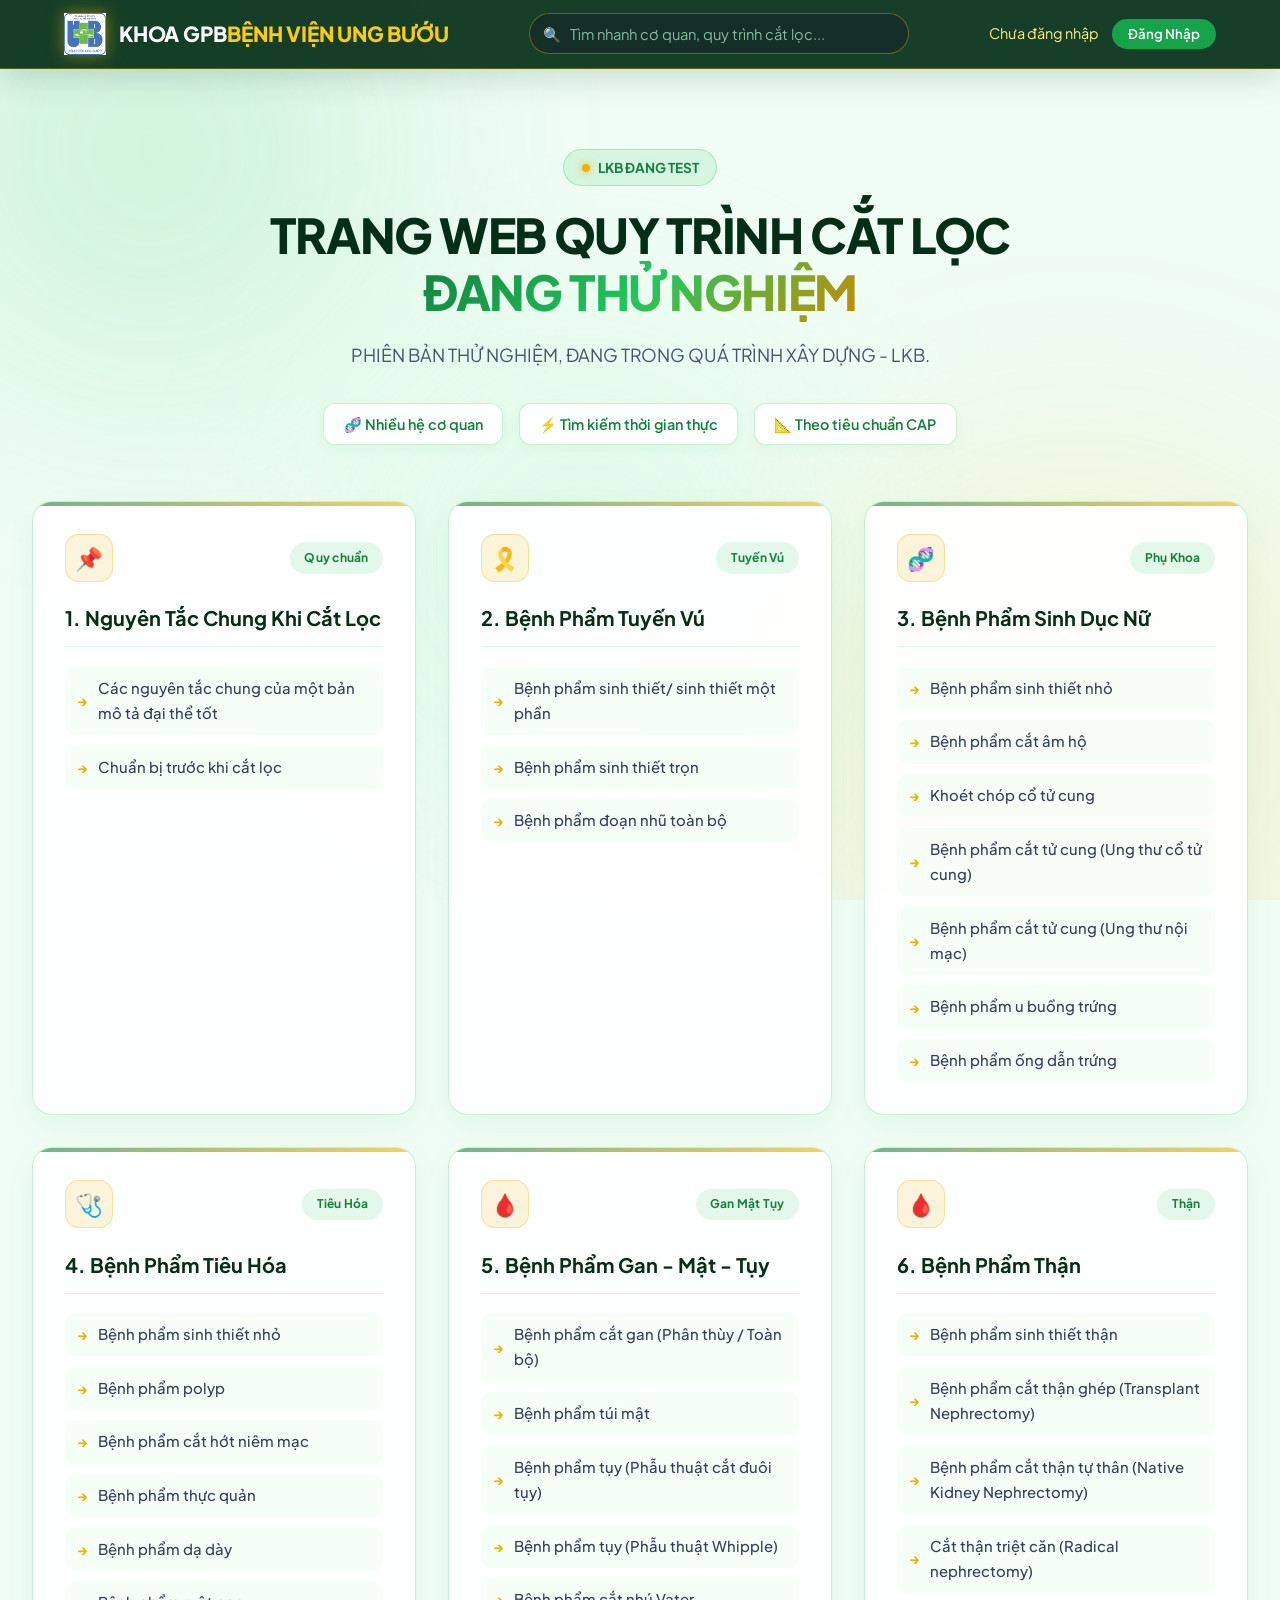
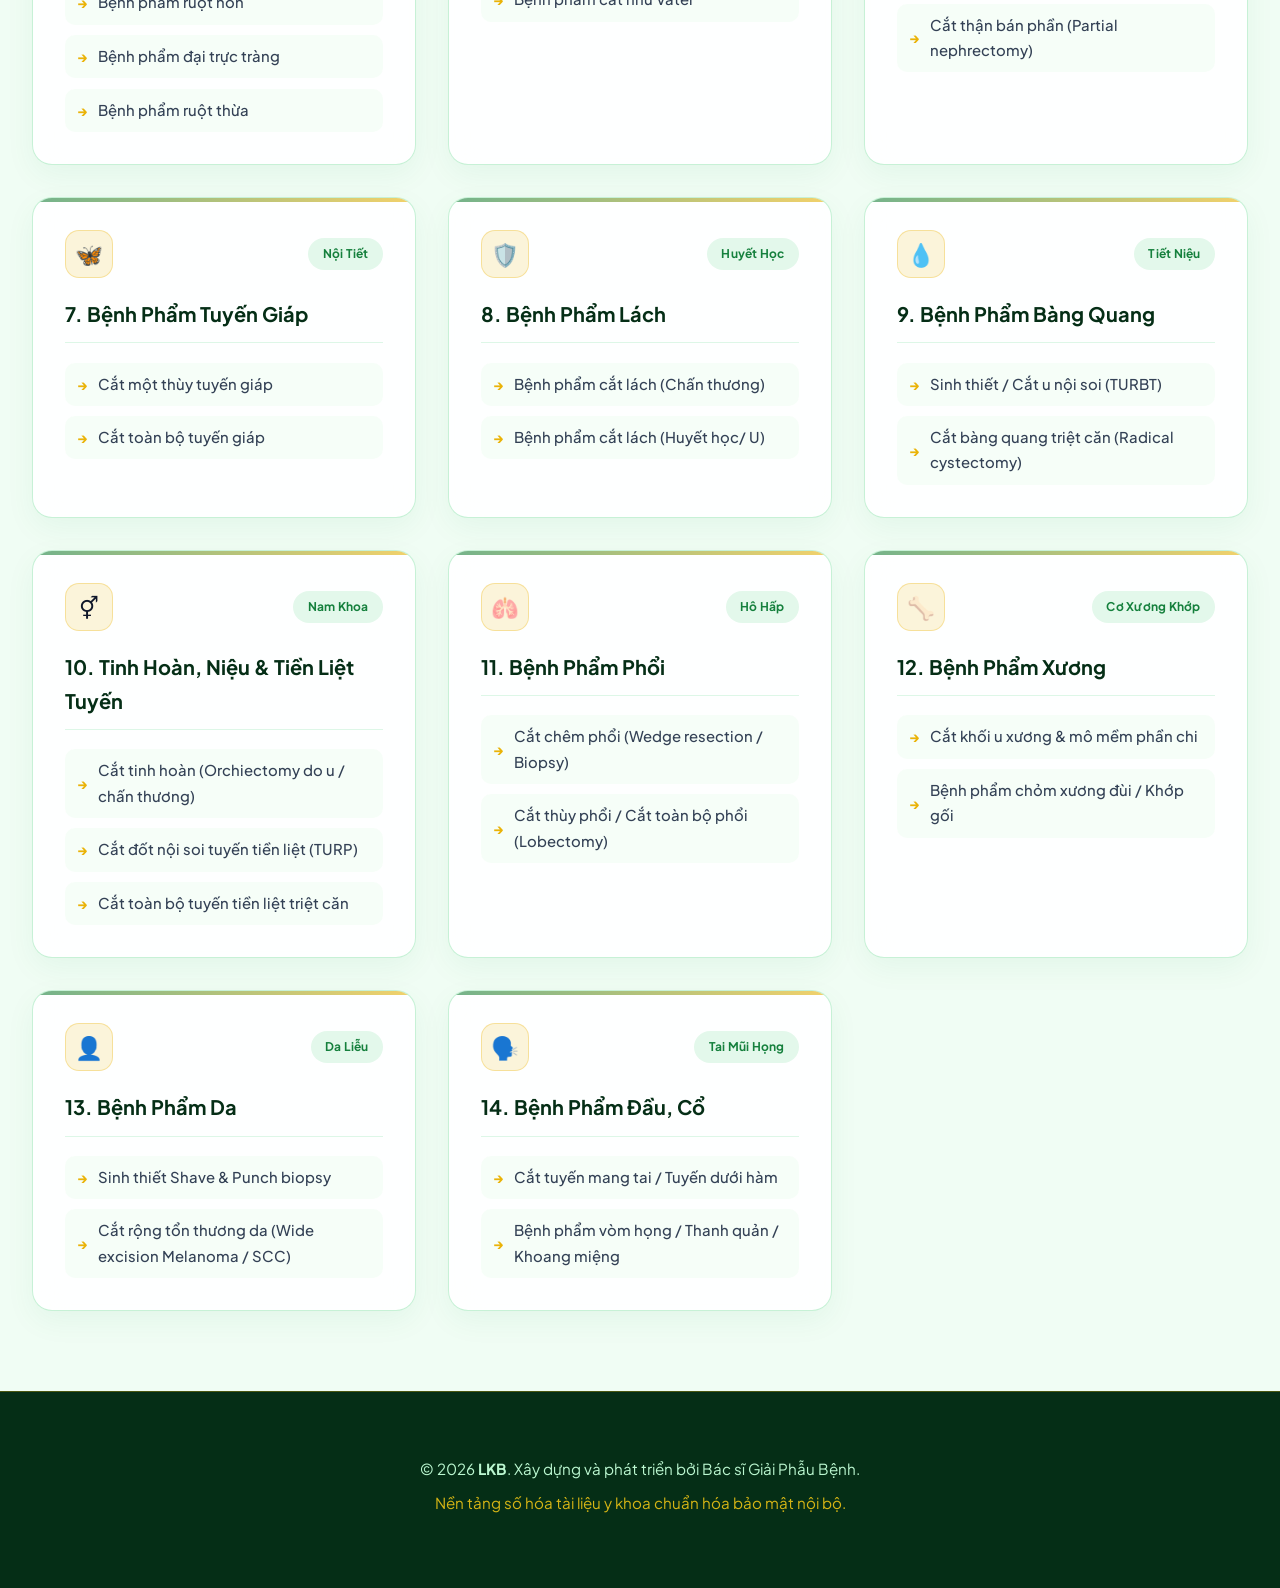
<file: index.html>
<!DOCTYPE html>
<html lang="vi">
<head>
    <meta charset="UTF-8">
    <meta name="viewport" content="width=device-width, initial-scale=1.0">
    <title>KHOA GIẢI PHẪU BỆNH - THỬ NGHIỆM NỘI NỘ</title>
    <!-- Google Fonts -->
    <link rel="preconnect" href="https://fonts.googleapis.com">
    <link rel="preconnect" href="https://fonts.gstatic.com" crossorigin>
    <link href="https://fonts.googleapis.com/css2?family=Plus+Jakarta+Sans:wght@400;500;600;700;800&display=swap" rel="stylesheet">
    <!-- File CSS chính -->
    <link rel="stylesheet" href="style.css">
</head>
<body>

    <!-- Hiệu ứng ánh sáng nền động -->
    <div class="aurora-bg">
        <div class="aurora-shape shape-1"></div>
        <div class="aurora-shape shape-2"></div>
        <div class="aurora-shape shape-3"></div>
    </div>

    <!-- Thanh điều hướng kính mờ kèm Logo Ung Bướu -->
    <nav class="navbar">
        <div class="logo">
            <img src="hinh-anh/logoungbuou.jpg" alt="Logo Ung Bướu" class="logo-img">
            <span class="logo-text">KHOA GPB<span class="logo-highlight">BỆNH VIỆN UNG BƯỚU</span></span>
        </div>
        <!-- Thanh tìm kiếm -->
        <div class="nav-search-container">
            <span class="search-icon">🔍</span>
            <input type="text" id="searchInput" onkeyup="filterOrgans()" placeholder="Tìm nhanh cơ quan, quy trình cắt lọc...">
        </div>

        <!-- Nút Đăng nhập / Quản trị -->
        <div class="nav-auth">
            <span id="userStatus" style="font-size: 0.9rem; color: #fef08a; margin-right: 10px;">Chưa đăng nhập</span>
            <button onclick="openAuthModal()" id="authBtn" style="background: #16a34a; color: white; border: none; padding: 0.4rem 1rem; border-radius: 20px; font-weight: 600; cursor: pointer;">Đăng Nhập</button>
        </div>
    </nav>

    <!-- Header Hero -->
    <header class="hero">
        <div class="hero-tag">
            <span class="pulse-dot"></span> LKB ĐANG TEST
        </div>
        <h1>TRANG WEB QUY TRÌNH CẮT LỌC <br><span class="gradient-text">ĐANG THỬ NGHIỆM</span></h1>
        <p class="hero-desc">PHIÊN BẢN THỬ NGHIỆM, ĐANG TRONG QUÁ TRÌNH XÂY DỰNG - LKB.</p>
        
        <div class="hero-pills">
            <div class="pill">🧬 Nhiều hệ cơ quan</div>
            <div class="pill">⚡ Tìm kiếm thời gian thực</div>
            <div class="pill">📐 Theo tiêu chuẩn CAP</div>
        </div>
    </header>

    <!-- Lưới danh mục 14 hệ cơ quan -->
    <main class="container">
        <div class="organ-grid" id="organGrid">

            <!-- 1. Nguyên tắc chung -->
            <div class="organ-card-group">
                <div class="card-header"><div class="icon-box">📌</div><span class="card-tag">Quy chuẩn</span></div>
                <h3>1. Nguyên Tắc Chung Khi Cắt Lọc</h3>
                <ul class="sub-link-list">
                    <li><a href="bai-viet/nguyen-tac-chung.html"><span class="arrow">→</span> Các nguyên tắc chung của một bản mô tả đại thể tốt </a></li>
                    <li><a href="bai-viet/danh-dau-muc-tau.html"><span class="arrow">→</span> Chuẩn bị trước khi cắt lọc</a></li>
    
                </ul>
            </div>

            <!-- 2. Tuyến vú -->
            <div class="organ-card-group">
                <div class="card-header"><div class="icon-box">🎗️</div><span class="card-tag">Tuyến Vú</span></div>
                <h3>2. Bệnh Phẩm Tuyến Vú</h3>
                <ul class="sub-link-list">
                    <li><a href="bai-viet/vu-sinh-thiet.html"><span class="arrow">→</span> Bệnh phẩm sinh thiết/ sinh thiết một phần</a></li>
                    <li><a href="bai-viet/vu-bao-ton.html"><span class="arrow">→</span> Bệnh phẩm sinh thiết trọn </a></li>
                    <li><a href="bai-viet/vu-cat-tron.html"><span class="arrow">→</span> Bệnh phẩm đoạn nhũ toàn bộ</a></li>
                </ul>
            </div>

            <!-- 3. Sinh dục nữ -->
            <div class="organ-card-group">
                <div class="card-header"><div class="icon-box">🧬</div><span class="card-tag">Phụ Khoa</span></div>
                <h3>3. Bệnh Phẩm Sinh Dục Nữ</h3>
                <ul class="sub-link-list">
                    <li><a href="bai-viet/sinhthietnhotucung.html"><span class="arrow">→</span> Bệnh phẩm sinh thiết nhỏ</a></li>
                    <li><a href="bai-viet/amhotucung.html"><span class="arrow">→</span> Bệnh phẩm cắt âm hộ</a></li>
                    <li><a href="bai-viet/tc-khoet-chop.html"><span class="arrow">→</span> Khoét chóp cổ tử cung</a></li>
                    <li><a href="bai-viet/ungthuco.html"><span class="arrow">→</span> Bệnh phẩm cắt tử cung (Ung thư cổ tử cung)</a></li>
                     <li><a href="bai-viet/ungthunoimac"><span class="arrow">→</span> Bệnh phẩm cắt tử cung (Ung thư nội mạc)</a></li>
                    <li><a href="bai-viet/tc-buong-trung.html"><span class="arrow">→</span> Bệnh phẩm u buồng trứng</a></li>
                    <li><a href="bai-viet/ongdantrung.html"><span class="arrow">→</span> Bệnh phẩm ống dẫn trứng</a></li>
                </ul>
            </div>

            <!-- 4. Tiêu hóa -->
            <div class="organ-card-group">
                <div class="card-header"><div class="icon-box">🩺</div><span class="card-tag">Tiêu Hóa</span></div>
                <h3>4. Bệnh Phẩm Tiêu Hóa</h3>
                <ul class="sub-link-list">
                    <li><a href="bai-viet/sinhthiettieuhoa.html"><span class="arrow">→</span> Bệnh phẩm sinh thiết nhỏ</a></li>
                    <li><a href="bai-viet/polyptieuhoa.html"><span class="arrow">→</span> Bệnh phẩm polyp</a></li>
                    <li><a href="bai-viet/cathottieuhoa.html"><span class="arrow">→</span> Bệnh phẩm cắt hớt niêm mạc</a></li>
                    <li><a href="bai-viet/thuc-quan.html"><span class="arrow">→</span> Bệnh phẩm thực quản</a></li>
                    <li><a href="bai-viet/da-day.html"><span class="arrow">→</span> Bệnh phẩm dạ dày</a></li>
                    <li><a href="bai-viet/ruotnon.html"><span class="arrow">→</span> Bệnh phẩm ruột non</a></li>
                    <li><a href="bai-viet/dai-trang.html"><span class="arrow">→</span> Bệnh phẩm đại trực tràng</a></li>
                    <li><a href="bai-viet/ruotthua.html"><span class="arrow">→</span> Bệnh phẩm ruột thừa</a></li>
                </ul>
            </div>

            <!-- 5. Gan - Mật - Tụy -->
            <div class="organ-card-group">
                <div class="card-header"><div class="icon-box">🩸</div><span class="card-tag">Gan Mật Tụy</span></div>
                <h3>5. Bệnh Phẩm Gan - Mật - Tụy</h3>
                <ul class="sub-link-list">
                    <li><a href="bai-viet/gan.html"><span class="arrow">→</span> Bệnh phẩm cắt gan (Phân thùy / Toàn bộ)</a></li>
                    <li><a href="bai-viet/tui-mat.html"><span class="arrow">→</span> Bệnh phẩm túi mật </a></li>
                    <li><a href="bai-viet/duoituy.html"><span class="arrow">→</span> Bệnh phẩm tụy (Phẫu thuật cắt đuôi tụy)</a></li>
                    <li><a href="bai-viet/tuy.html"><span class="arrow">→</span> Bệnh phẩm tụy (Phẫu thuật Whipple)</a></li>
                    <li><a href="bai-viet/tuyvanter.html"><span class="arrow">→</span> Bệnh phẩm cắt nhú Vater</a></li>
                </ul>
            </div>

            <!-- 6. Thận -->
            <div class="organ-card-group">
                <div class="card-header"><div class="icon-box">🩸</div><span class="card-tag">Thận</span></div>
                <h3>6. Bệnh Phẩm Thận</h3>
                <ul class="sub-link-list">
                    <li><a href="bai-viet/thansinhthiet.html"><span class="arrow">→</span> Bệnh phẩm sinh thiết thận</a></li>
                    <li><a href="bai-viet/thanghep.html"><span class="arrow">→</span> Bệnh phẩm cắt thận ghép (Transplant Nephrectomy)</a></li>
                    <li><a href="bai-viet/thantuthan.html"><span class="arrow">→</span> Bệnh phẩm cắt thận tự thân (Native Kidney Nephrectomy)</a></li>
                    <li><a href="bai-viet/than-cat-tron.html"><span class="arrow">→</span> Cắt thận triệt căn (Radical nephrectomy)</a></li>
                    <li><a href="bai-viet/than-bao-ton.html"><span class="arrow">→</span> Cắt thận bán phần (Partial nephrectomy)</a></li>
                </ul>
            </div>

            <!-- 7. Tuyến giáp -->
            <div class="organ-card-group">
                <div class="card-header"><div class="icon-box">🦋</div><span class="card-tag">Nội Tiết</span></div>
                <h3>7. Bệnh Phẩm Tuyến Giáp</h3>
                <ul class="sub-link-list">
                    <li><a href="bai-viet/giap-thuy.html"><span class="arrow">→</span> Cắt một thùy tuyến giáp</a></li>
                    <li><a href="bai-viet/giap-toan-bo.html"><span class="arrow">→</span> Cắt toàn bộ tuyến giáp</a></li>
                </ul>
            </div>

            <!-- 8. Lách -->
            <div class="organ-card-group">
                <div class="card-header"><div class="icon-box">🛡️</div><span class="card-tag">Huyết Học</span></div>
                <h3>8. Bệnh Phẩm Lách</h3>
                <ul class="sub-link-list">
                    <li><a href="bai-viet/lach.html"><span class="arrow">→</span> Bệnh phẩm cắt lách (Chấn thương)</a></li>
                    <li><a href="bai-viet/lach.html"><span class="arrow">→</span> Bệnh phẩm cắt lách (Huyết học/ U)</a></li>
                </ul>
            </div>

            <!-- 9. Bàng quang -->
            <div class="organ-card-group">
                <div class="card-header"><div class="icon-box">💧</div><span class="card-tag">Tiết Niệu</span></div>
                <h3>9. Bệnh Phẩm Bàng Quang</h3>
                <ul class="sub-link-list">
                    <li><a href="bai-viet/bang-quang-turbt.html"><span class="arrow">→</span> Sinh thiết / Cắt u nội soi (TURBT)</a></li>
                    <li><a href="bai-viet/bang-quang-triet-can.html"><span class="arrow">→</span> Cắt bàng quang triệt căn (Radical cystectomy)</a></li>
                </ul>
            </div>

            <!-- 10. Tinh hoàn, niệu, tuyến tiền liệt -->
            <div class="organ-card-group">
                <div class="card-header"><div class="icon-box">⚥</div><span class="card-tag">Nam Khoa</span></div>
                <h3>10. Tinh Hoàn, Niệu & Tiền Liệt Tuyến</h3>
                <ul class="sub-link-list">
                    <li><a href="bai-viet/tinh-hoan.html"><span class="arrow">→</span> Cắt tinh hoàn (Orchiectomy do u / chấn thương)</a></li>
                    <li><a href="bai-viet/tpt-turp.html"><span class="arrow">→</span> Cắt đốt nội soi tuyến tiền liệt (TURP)</a></li>
                    <li><a href="bai-viet/tpt-triet-can.html"><span class="arrow">→</span> Cắt toàn bộ tuyến tiền liệt triệt căn</a></li>
                </ul>
            </div>

            <!-- 11. Phổi -->
            <div class="organ-card-group">
                <div class="card-header"><div class="icon-box">🫁</div><span class="card-tag">Hô Hấp</span></div>
                <h3>11. Bệnh Phẩm Phổi</h3>
                <ul class="sub-link-list">
                    <li><a href="bai-viet/phoi-wedge.html"><span class="arrow">→</span> Cắt chêm phổi (Wedge resection / Biopsy)</a></li>
                    <li><a href="bai-viet/phoi-lobectomy.html"><span class="arrow">→</span> Cắt thùy phổi / Cắt toàn bộ phổi (Lobectomy)</a></li>
                </ul>
            </div>

            <!-- 12. Xương -->
            <div class="organ-card-group">
                <div class="card-header"><div class="icon-box">🦴</div><span class="card-tag">Cơ Xương Khớp</span></div>
                <h3>12. Bệnh Phẩm Xương</h3>
                <ul class="sub-link-list">
                    <li><a href="bai-viet/xuong-u.html"><span class="arrow">→</span> Cắt khối u xương & mô mềm phần chi</a></li>
                    <li><a href="bai-viet/xuong-khop.html"><span class="arrow">→</span> Bệnh phẩm chỏm xương đùi / Khớp gối</a></li>
                </ul>
            </div>

            <!-- 13. Da -->
            <div class="organ-card-group">
                <div class="card-header"><div class="icon-box">👤</div><span class="card-tag">Da Liễu</span></div>
                <h3>13. Bệnh Phẩm Da</h3>
                <ul class="sub-link-list">
                    <li><a href="bai-viet/da-shave-punch.html"><span class="arrow">→</span> Sinh thiết Shave & Punch biopsy</a></li>
                    <li><a href="bai-viet/da-excise.html"><span class="arrow">→</span> Cắt rộng tổn thương da (Wide excision Melanoma / SCC)</a></li>
                </ul>
            </div>

            <!-- 14. Đầu cổ -->
            <div class="organ-card-group">
                <div class="card-header"><div class="icon-box">🗣️</div><span class="card-tag">Tai Mũi Họng</span></div>
                <h3>14. Bệnh Phẩm Đầu, Cổ</h3>
                <ul class="sub-link-list">
                    <li><a href="bai-viet/dau-co-tuyen-mang-tai.html"><span class="arrow">→</span> Cắt tuyến mang tai / Tuyến dưới hàm</a></li>
                    <li><a href="bai-viet/dau-co-vong-mieng.html"><span class="arrow">→</span> Bệnh phẩm vòm họng / Thanh quản / Khoang miệng</a></li>
                </ul>
            </div>

        </div>
    </main>

    <!-- Footer -->
    <footer>
        <div class="footer-content">
            <p>&copy; 2026 <strong>LKB</strong>. Xây dựng và phát triển bởi Bác sĩ Giải Phẫu Bệnh.</p>
            <p class="footer-sub">Nền tảng số hóa tài liệu y khoa chuẩn hóa bảo mật nội bộ.</p>
        </div>
    </footer>

    <!-- Script Tìm kiếm -->
    <script>
        function filterOrgans() {
            let input = document.getElementById('searchInput').value.toLowerCase().trim();
            let groups = document.getElementsByClassName('organ-card-group');
            
            for (let i = 0; i < groups.length; i++) {
                let text = groups[i].innerText.toLowerCase();
                if (text.includes(input)) {
                    groups[i].style.display = "flex";
                    groups[i].style.animation = "fadeInScale 0.4s cubic-bezier(0.16, 1, 0.3, 1) forwards";
                } else {
                    groups[i].style.display = "none";
                }
            }
        }
    </script>
<!-- Modal Đăng Nhập / Chặn Truy Cập -->
<div id="authModal" class="modal-overlay" style="display: none;">
    <div class="modal-content">
        <div class="modal-header">
            <span class="modal-icon">🔒</span>
            <h3>Đăng Nhập Hệ Thống</h3>
        </div>
        <p id="modalMessage">Bạn cần đăng nhập tài khoản chuyên môn để truy cập cẩm nang này.</p>
        
        <div class="auth-form" id="loginFormSection">
            <!-- Ô nhập Tên đăng nhập / Email -->
            <div class="input-group">
                <label>Email hoặc Mã Bác Sĩ</label>
                <input type="text" id="loginUsername" placeholder="Ví dụ: dr.hung@pathology.vn">
            </div>
            
            <!-- Ô nhập Mật khẩu (QUAN TRỌNG: Phải khớp id với file auth.js) -->
            <div class="input-group">
                <label>Mật Khẩu</label>
                <input type="password" id="loginPassword" placeholder="••••••••">
            </div>

            <div class="modal-actions">
                <button type="button" class="btn-secondary" onclick="closeAuthModal()">Hủy</button>
                <button type="button" class="btn-primary" onclick="handleLogin()">Đăng Nhập</button>
            </div>
        </div>
    </div>
</div>
<script src="auth.js"></script>
</body>
</html>
</file>
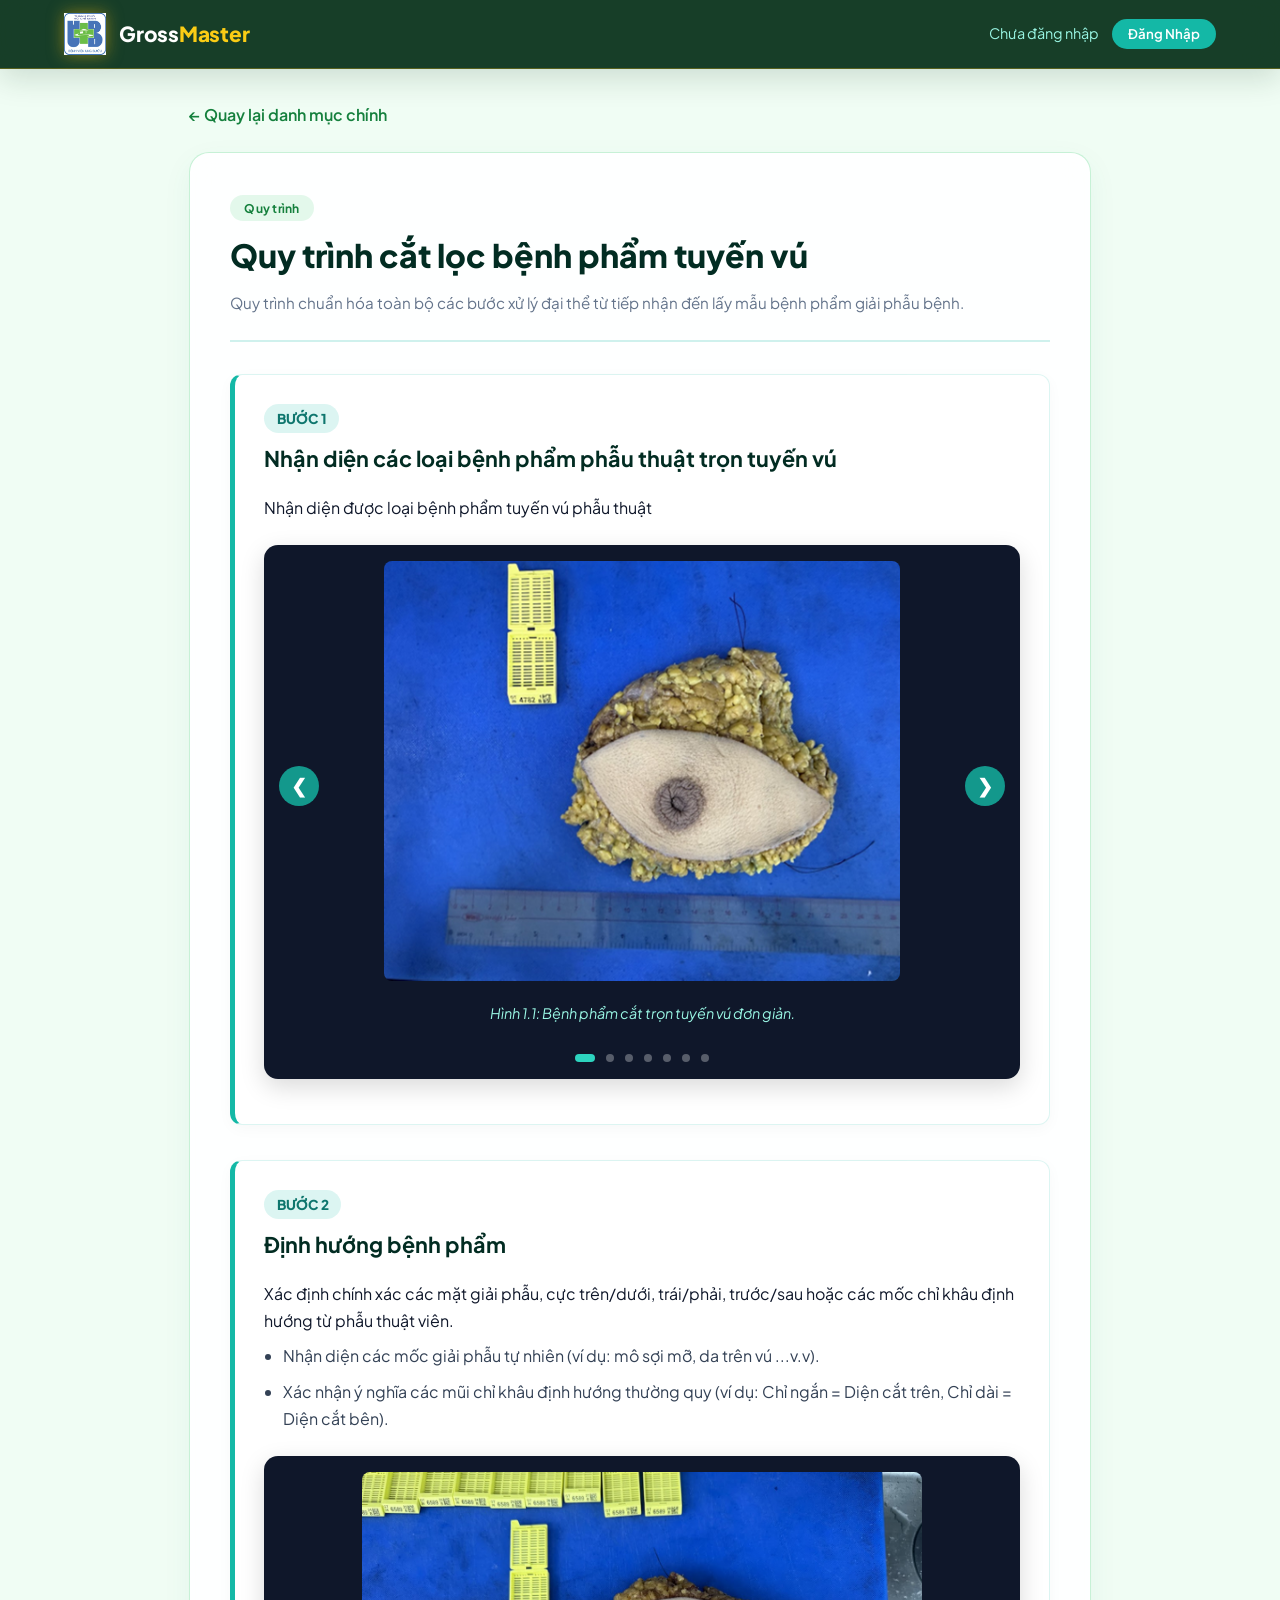
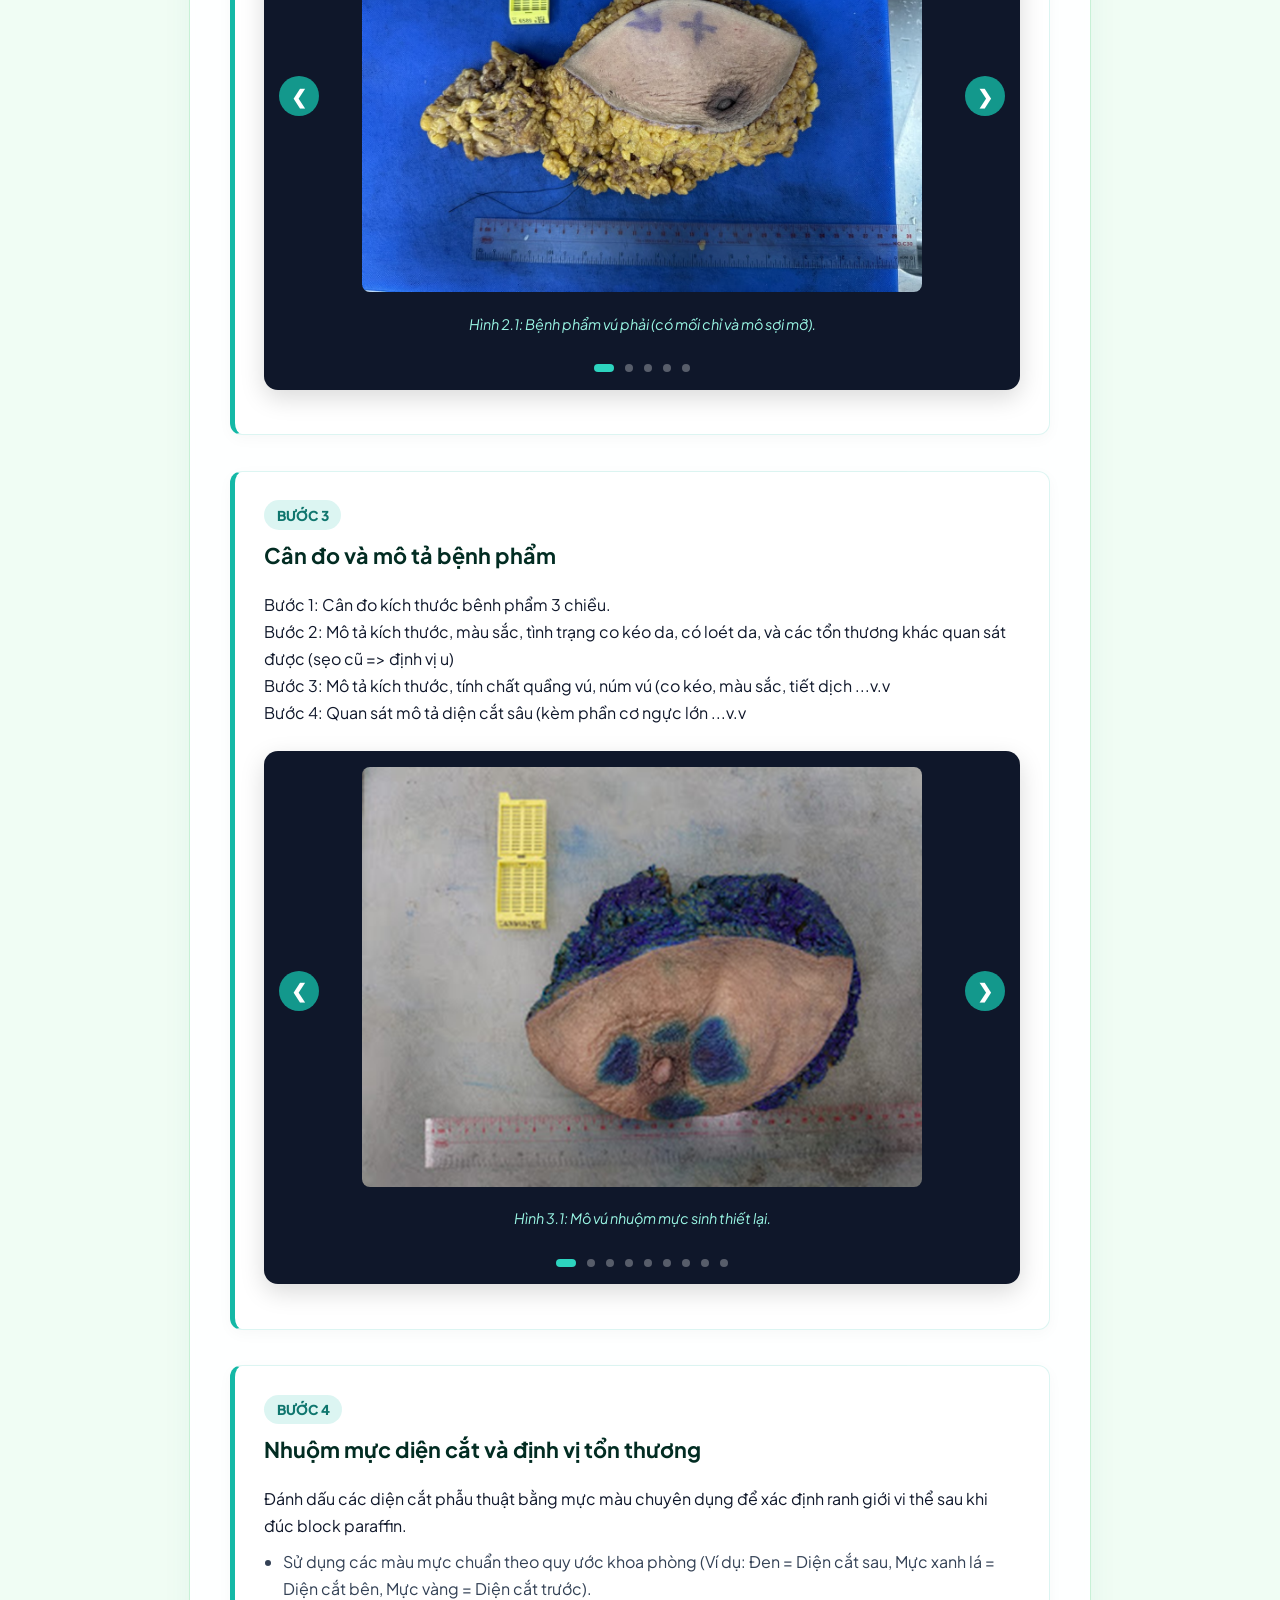
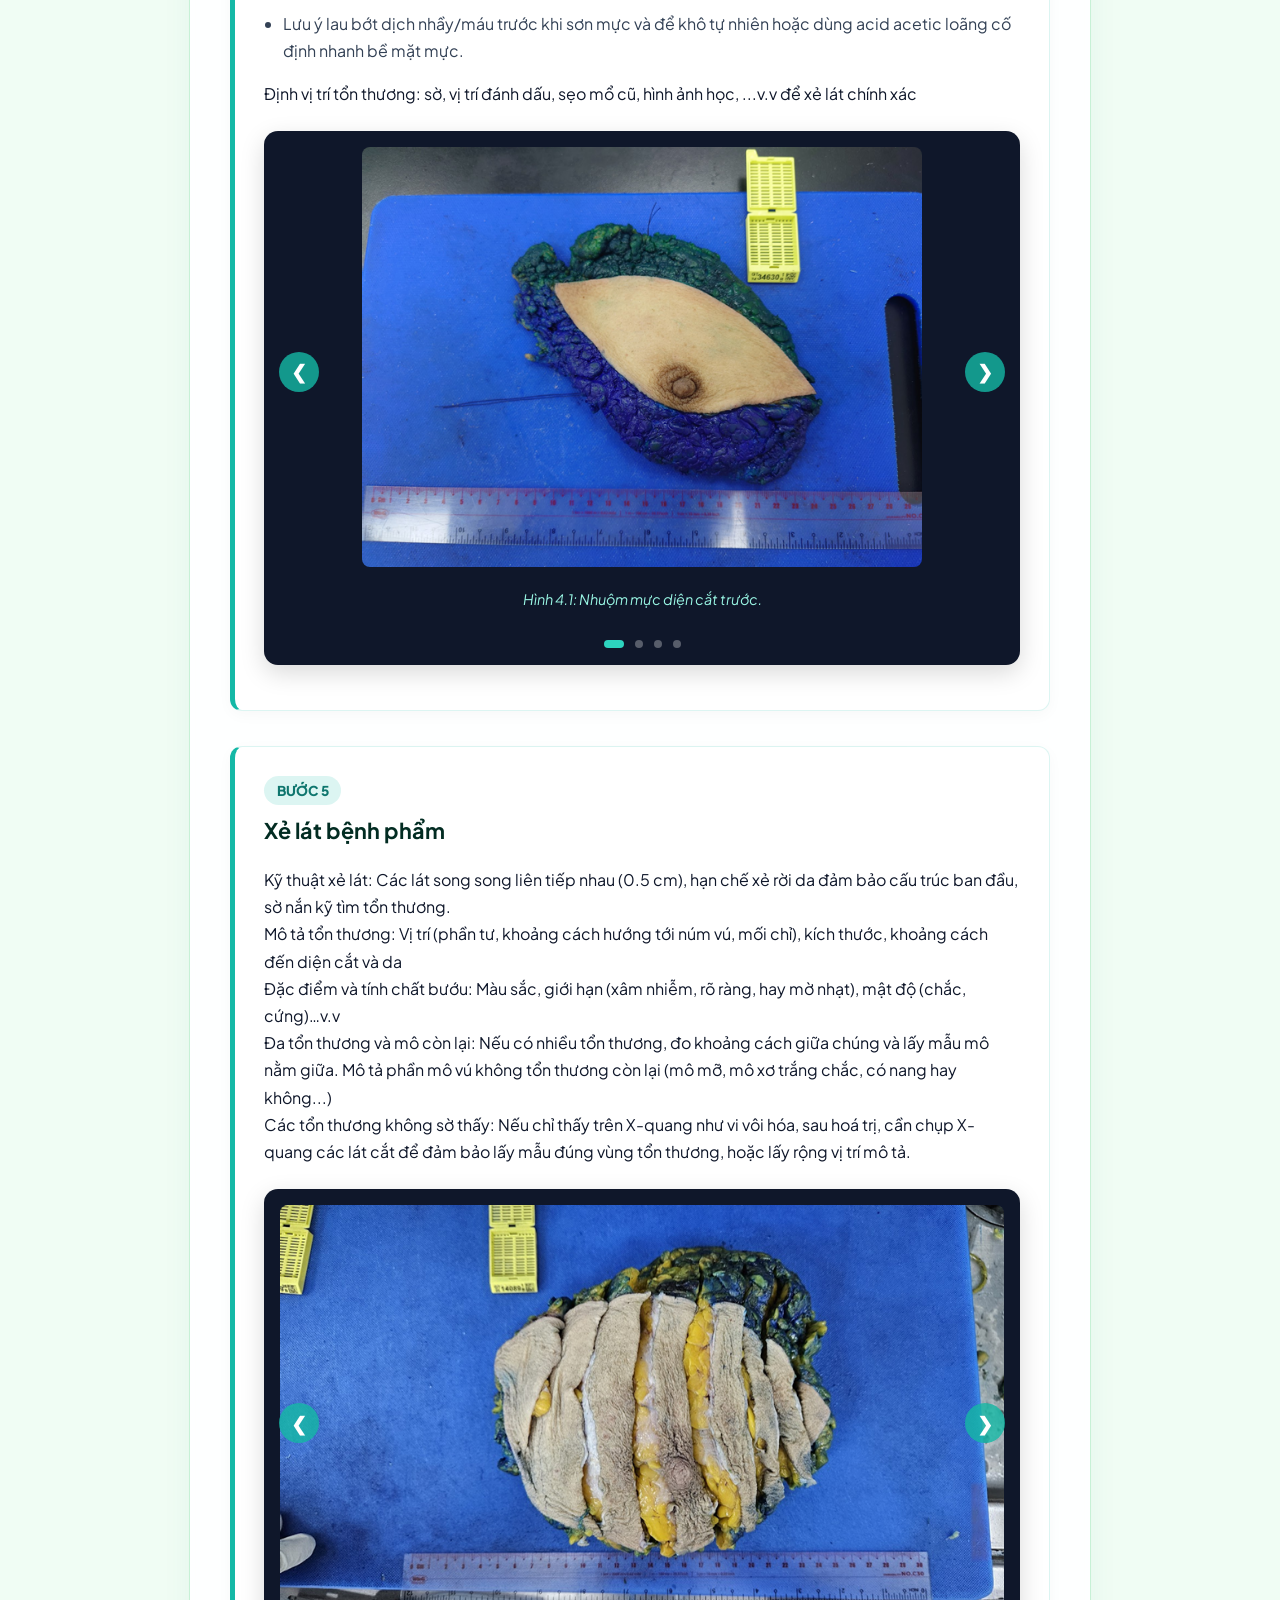
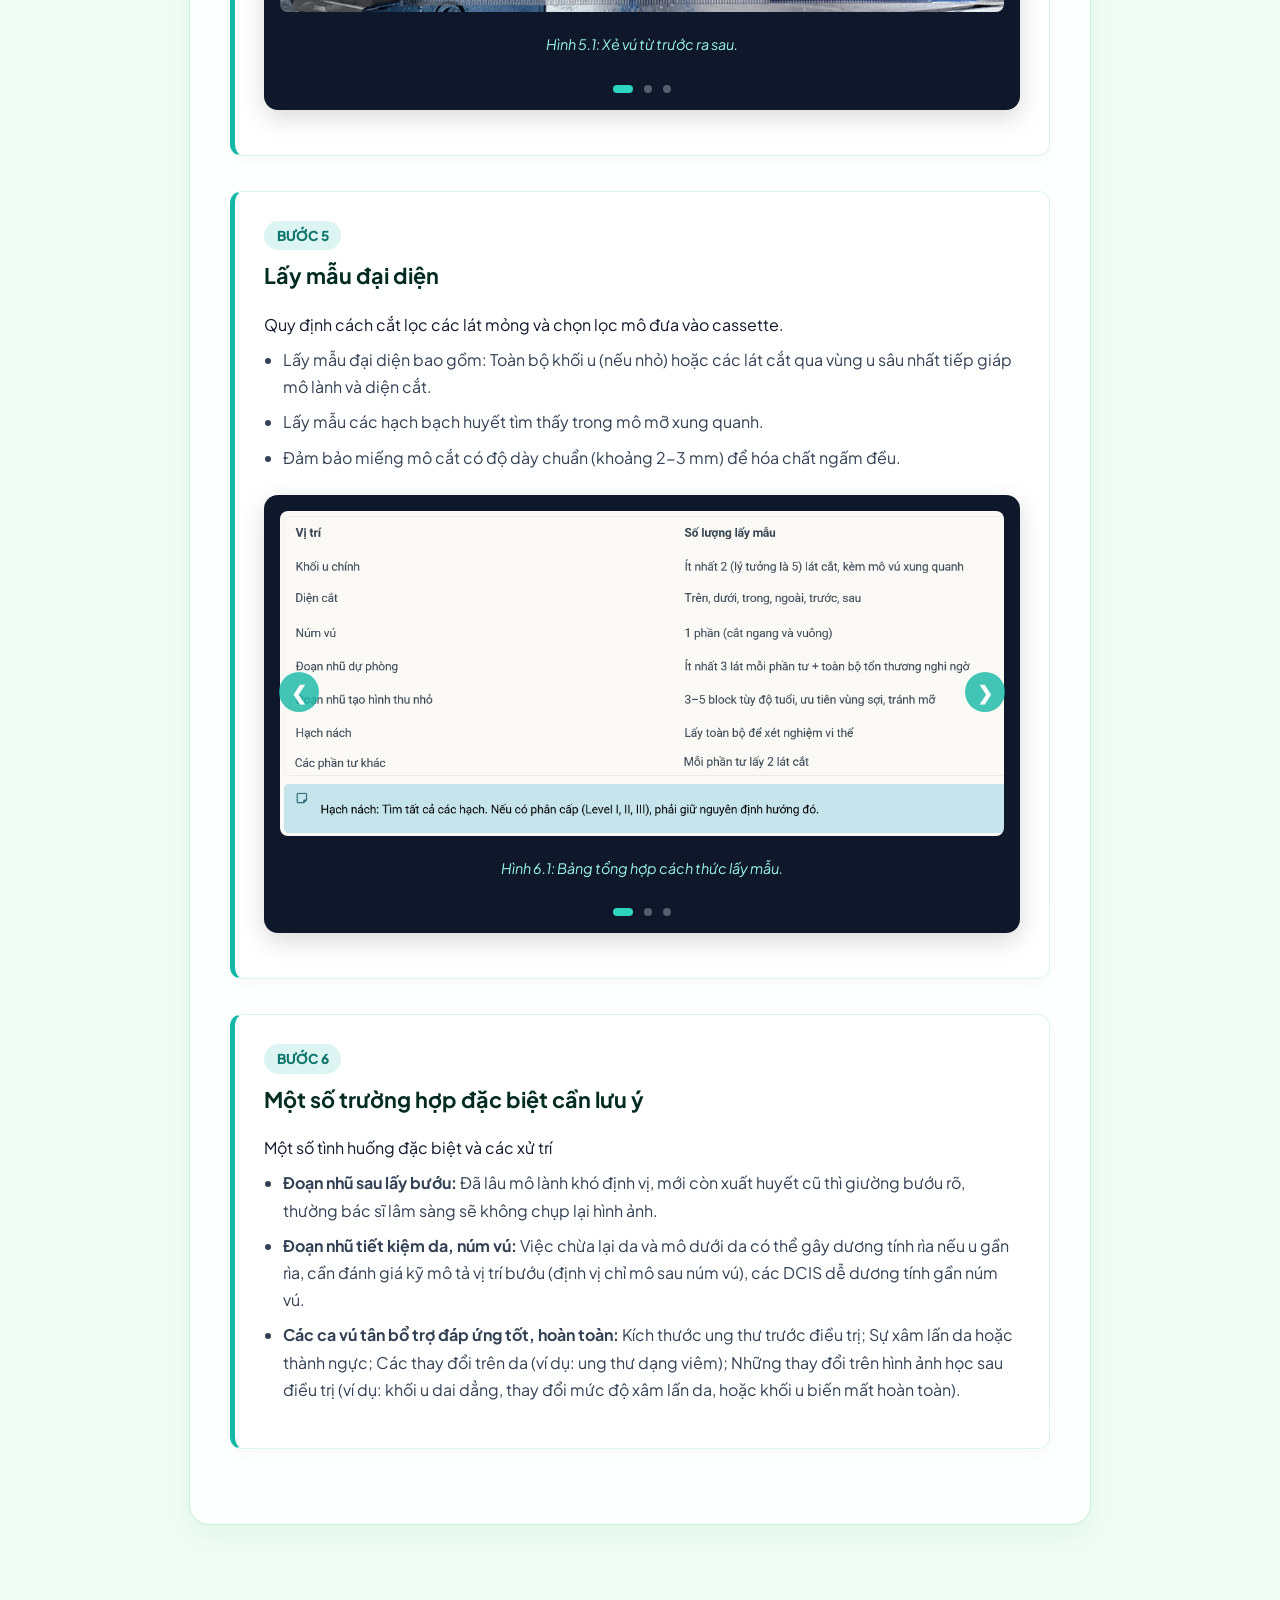
<file: bai-viet/vu-cat-tron.html>
<!DOCTYPE html>
<html lang="vi">
<head>
    <meta charset="UTF-8">
    <meta name="viewport" content="width=device-width, initial-scale=1.0">
    <title>Quy Chuẩn Cắt Lọc Tổng Quát - GrossMaster Pro</title>
    <!-- Google Fonts -->
    <link rel="preconnect" href="https://fonts.googleapis.com">
    <link rel="preconnect" href="https://fonts.gstatic.com" crossorigin>
    <link href="https://fonts.googleapis.com/css2?family=Plus+Jakarta+Sans:wght@400;500;600;700;800&display=swap" rel="stylesheet">
    <!-- File CSS dùng chung từ thư mục gốc -->
    <link rel="stylesheet" href="../style.css">
    
    <style>
        .article-container {
            max-width: 950px;
            margin: 2rem auto 5rem;
            padding: 0 1.5rem;
        }

        .back-btn {
            display: inline-flex;
            align-items: center;
            gap: 0.5rem;
            color: var(--primary-teal);
            text-decoration: none;
            font-weight: 600;
            margin-bottom: 1.5rem;
            transition: transform 0.2s ease;
        }

        .back-btn:hover {
            transform: translateX(-4px);
        }

        .article-card {
            background: var(--card-glass);
            backdrop-filter: blur(16px);
            border-radius: 20px;
            border: 1px solid var(--card-border);
            padding: 2.5rem;
            box-shadow: 0 10px 30px rgba(15, 118, 110, 0.06);
        }

        .article-header {
            border-bottom: 2px solid rgba(20, 184, 166, 0.2);
            padding-bottom: 1.5rem;
            margin-bottom: 2rem;
        }

        .article-header h1 {
            color: #022c22;
            font-size: 2rem;
            font-weight: 800;
            margin-top: 0.5rem;
        }

        .step-block {
            background: #ffffff;
            border-left: 5px solid #14b8a6;
            border-radius: 12px;
            padding: 1.8rem;
            margin-bottom: 2.2rem;
            box-shadow: 0 4px 15px rgba(0, 0, 0, 0.03);
            border-top: 1px solid rgba(20, 184, 166, 0.15);
            border-right: 1px solid rgba(20, 184, 166, 0.15);
            border-bottom: 1px solid rgba(20, 184, 166, 0.15);
        }

        .step-number {
            display: inline-block;
            background: rgba(20, 184, 166, 0.15);
            color: #0f766e;
            font-weight: 800;
            padding: 0.2rem 0.8rem;
            border-radius: 20px;
            font-size: 0.85rem;
            margin-bottom: 0.5rem;
        }

        .step-title {
            color: #022c22;
            font-size: 1.35rem;
            font-weight: 700;
            margin-bottom: 1rem;
        }

        .step-block ul, .step-block ol {
            margin-left: 1.2rem;
            color: #334155;
            display: flex;
            flex-direction: column;
            gap: 0.5rem;
            margin-top: 0.5rem;
            margin-bottom: 1rem;
        }

        /* --- CSS CHO KHUNG SLIDER ẢNH (TIẾN / LÙI) --- */
        .image-slider-box {
            position: relative;
            background: #0f172a;
            border-radius: 14px;
            overflow: hidden;
            box-shadow: 0 8px 25px rgba(0, 0, 0, 0.15);
            margin: 1.5rem 0 1rem;
        }

        .slide-container {
            display: none;
            text-align: center;
            padding: 1rem;
        }

        .slide-container.active {
            display: block;
            animation: fadeIn 0.4s ease;
        }

        .slide-container img {
            max-width: 100%;
            max-height: 420px;
            object-fit: contain;
            border-radius: 8px;
        }

        .slide-caption {
            color: #99f6e4;
            font-size: 0.9rem;
            margin-top: 0.8rem;
            font-style: italic;
        }

        /* Nút điều hướng Tiến / Lùi */
        .slider-btn {
            position: absolute;
            top: 45%;
            transform: translateY(-50%);
            background: rgba(20, 184, 166, 0.8);
            color: white;
            border: none;
            width: 40px;
            height: 40px;
            border-radius: 50%;
            cursor: pointer;
            font-size: 1.2rem;
            font-weight: bold;
            display: flex;
            align-items: center;
            justify-content: center;
            transition: all 0.2s ease;
            z-index: 10;
        }

        .slider-btn:hover {
            background: #14b8a6;
            transform: translateY(-50%) scale(1.1);
        }

        .prev-btn { left: 15px; }
        .next-btn { right: 15px; }

        .slider-dots {
            text-align: center;
            padding-bottom: 10px;
        }

        .dot {
            display: inline-block;
            width: 8px;
            height: 8px;
            margin: 0 4px;
            background-color: rgba(255, 255, 255, 0.3);
            border-radius: 50%;
            cursor: pointer;
            transition: background-color 0.3s;
        }

        .dot.active {
            background-color: #2dd4bf;
            width: 20px;
            border-radius: 4px;
        }

        @keyframes fadeIn {
            from { opacity: 0.4; }
            to { opacity: 1; }
        }
    </style>
</head>
<body>

    <!-- Thanh Navbar -->
    <nav class="navbar">
        <div class="logo">
            <img src="../hinh-anh/logoungbuou.jpg" alt="Logo Ung Bướu" class="logo-img">
            <span class="logo-text">Gross<span class="logo-highlight">Master</span></span>
        </div>
        <div class="nav-auth">
            <span id="userStatus" style="font-size: 0.9rem; color: #99f6e4; margin-right: 10px;">Chưa đăng nhập</span>
            <button onclick="openAuthModal()" id="authBtn" style="background: #14b8a6; color: white; border: none; padding: 0.4rem 1rem; border-radius: 20px; font-weight: 600; cursor: pointer;">Đăng Nhập</button>
        </div>
    </nav>

    <!-- Nội dung chính -->
    <main class="article-container">
        <a href="../index.html" class="back-btn">← Quay lại danh mục chính</a>

        <article class="article-card">
            <header class="article-header">
                <span class="card-tag">Quy trình </span>
                <h1>Quy trình cắt lọc bệnh phẩm tuyến vú</h1>
                <p style="color: #64748b; font-size: 0.95rem; margin-top: 0.5rem;">Quy trình chuẩn hóa toàn bộ các bước xử lý đại thể từ tiếp nhận đến lấy mẫu bệnh phẩm giải phẫu bệnh.</p>
            </header>

            <!-- BƯỚC 1: LƯU Ý CHUNG -->
            <section class="step-block">
                <span class="step-number">BƯỚC 1</span>
                <h2 class="step-title">Nhận diện các loại bệnh phẩm phẫu thuật trọn tuyến vú</h2>
                <p>Nhận diện được loại bệnh phẩm tuyến vú phẫu thuật</p>
        <!-- KHUNG SLIDER HÌNH ẢNH BƯỚC 1 -->
                <div class="image-slider-box" id="slider-step1">
                    <div class="slide-container active">
                        <img src="../hinh-anh/vu1.png" alt="Định hướng mẫu 1">
                        <div class="slide-caption">Hình 1.1: Bệnh phẩm cắt trọn tuyến vú đơn giản.</div>
                    </div>
                    <div class="slide-container">
                        <img src="../hinh-anh/vu2.png" alt="Định hướng mẫu 2">
                        <div class="slide-caption">Hình 1.2: Bệnh phẩm cắt trọn tuyến vú cải biên.</div>
                    </div>
                    <div class="slide-container">
                        <img src="../hinh-anh/vu3.png" alt="Định hướng mẫu 3">
                        <div class="slide-caption">Hình 1.3: Bệnh phẩm cắt trọn tuyến vú tiết kiệm da.</div>
                    </div>
                    <div class="slide-container">
                        <img src="../hinh-anh/vu4.png" alt="Định hướng mẫu 4">
                        <div class="slide-caption">Hình 1.4: Bệnh phẩm cắt trọn tuyến vú tiết kiệm núm vú.</div>
                    </div>

                    <div class="slide-container">
                        <img src="../hinh-anh/vu5.png" alt="Định hướng mẫu 5">
                        <div class="slide-caption">Hình 1.5: Bệnh phẩm cắt trọn tuyến vú cổ điển.</div>
                    </div>
                    <div class="slide-container">
                        <img src="../hinh-anh/vu6.png" alt="Định hướng mẫu 6">
                        <div class="slide-caption">Hình 1.6: Bệnh phẩm cắt trọn tuyến vú dự phòng.</div>
                    </div>
                      <div class="slide-container">
                        <img src="../hinh-anh/vu7.png" alt="Định hướng mẫu 7">
                        <div class="slide-caption">Hình 1.7: Bảng tổng hợp các kiểu bệnh phẩm vú.</div>
                    </div>
                    <!-- Nút Tiến / Lùi -->
                    <button class="slider-btn prev-btn" onclick="plusSlides(-1, 'slider-step1')">❮</button>
                    <button class="slider-btn next-btn" onclick="plusSlides(1, 'slider-step1')">❯</button>
                   
                    <!-- Chấm chỉ mục -->
                    <div class="slider-dots">
                        <span class="dot active" onclick="currentSlide(1, 'slider-slider-step1')"></span>
                        <span class="dot" onclick="currentSlide(2, 'slider-step1')"></span>
                        <span class="dot" onclick="currentSlide(3, 'slider-step1')"></span>
                        <span class="dot" onclick="currentSlide(4, 'slider-step1')"></span>
                        <span class="dot" onclick="currentSlide(5, 'slider-step1')"></span>
                        <span class="dot" onclick="currentSlide(6, 'slider-step1')"></span>
                        <span class="dot" onclick="currentSlide(7, 'slider-step1')"></span>
                    </div>
            </section>

            <!-- BƯỚC 2: ĐỊNH HƯỚNG -->
            <section class="step-block">
                <span class="step-number">BƯỚC 2</span>
                <h2 class="step-title">Định hướng bệnh phẩm</h2>
                <p>Xác định chính xác các mặt giải phẫu, cực trên/dưới, trái/phải, trước/sau hoặc các mốc chỉ khâu định hướng từ phẫu thuật viên.</p>
                <ul>
                    <li>Nhận diện các mốc giải phẫu tự nhiên (ví dụ: mô sợi mỡ, da trên vú ...v.v).</li>
                    <li>Xác nhận ý nghĩa các mũi chỉ khâu định hướng thường quy (ví dụ: Chỉ ngắn = Diện cắt trên, Chỉ dài = Diện cắt bên).</li>
                </ul>

                <!-- KHUNG SLIDER HÌNH ẢNH BƯỚC 2 -->
<div class="image-slider-box" id="slider-step2">
    
    <!-- Ảnh 1 -->
    <div class="slide-container active">
        <img src="../hinh-anh/vudinhvi1.png" alt="Định hướng mẫu 1">
        <div class="slide-caption">Hình 2.1: Bệnh phẩm vú phải (có mối chỉ và mô sợi mỡ).</div>
    </div>

    <!-- Ảnh 2 -->
    <div class="slide-container">
        <img src="../hinh-anh/vudinhvi2.png" alt="Định hướng mẫu 2">
        <div class="slide-caption">Hình 2.2: Bệnh phẩm vú trái (có 2 mối chỉ và da).</div>
    </div>

    <!-- Ảnh 3 -->
    <div class="slide-container">
        <img src="../hinh-anh/vudinhvi3.png" alt="Định hướng mẫu 3">
        <div class="slide-caption">Hình 2.3: Bệnh phẩm vú trái (có mối chỉ và mô sợi mỡ rời).</div>
    </div>

    <!-- Ảnh 4 -->
    <div class="slide-container">
        <img src="../hinh-anh/vudinhvi4.png" alt="Định hướng mẫu 4">
        <div class="slide-caption">Hình 2.4: Bệnh phẩm vú phải (xác định nhờ thông tin lâm sàng).</div>
    </div>

    <!-- Ảnh 5 -->
    <div class="slide-container">
        <img src="../hinh-anh/vudinhvi5.png" alt="Định hướng mẫu 5">
        <div class="slide-caption">Hình 2.5: Bệnh phẩm vú không định vị (cần liên hệ phẫu thuật viên).</div>
    </div>

    <!-- Nút Tiến / Lùi (Đặt nằm gọn bên trong slider-box) -->
    <button class="slider-btn prev-btn" onclick="plusSlides(-1, 'slider-step2')">❮</button>
    <button class="slider-btn next-btn" onclick="plusSlides(1, 'slider-step2')">❯</button>
   
    <!-- Chấm chỉ mục (Chỉ giữ lại đúng 5 dot ứng với 5 ảnh) -->
    <div class="slider-dots">
        <span class="dot active" onclick="currentSlide(1, 'slider-step2')"></span>
        <span class="dot" onclick="currentSlide(2, 'slider-step2')"></span>
        <span class="dot" onclick="currentSlide(3, 'slider-step2')"></span>
        <span class="dot" onclick="currentSlide(4, 'slider-step2')"></span>
        <span class="dot" onclick="currentSlide(5, 'slider-step2')"></span>
    </div>
                </div>
            </section>

             <!-- BƯỚC 3: Mô t -->
            <section class="step-block">
                <span class="step-number">BƯỚC 3</span>
                <h2 class="step-title">Cân đo và mô tả bệnh phẩm</h2>
                <p>Bước 1: Cân đo kích thước bênh phẩm 3 chiều.</p>
                <p>Bước 2: Mô tả kích thước, màu sắc, tình trạng co kéo da, có loét da, và các tổn thương khác quan sát được (sẹo cũ => định vị u)</p>
                <p>Bước 3: Mô tả kích thước, tính chất quầng vú, núm vú (co kéo, màu sắc, tiết dịch ...v.v</p>
                <p>Bước 4: Quan sát mô tả diện cắt sâu (kèm phần cơ ngực lớn ...v.v</p>
               

               <!-- KHUNG SLIDER HÌNH ẢNH BƯỚC 3 -->
<div class="image-slider-box" id="slider-step3">
    
    <!-- Ảnh 1 -->
    <div class="slide-container active">
        <img src="../hinh-anh/vuquansat1.png" alt="Quan sát mẫu 1">
        <div class="slide-caption">Hình 3.1: Mô vú nhuộm mực sinh thiết lại.</div>
    </div>

    <!-- Ảnh 2 -->
    <div class="slide-container">
        <img src="../hinh-anh/vuquansat2.png" alt="Quan sát mẫu 2">
        <div class="slide-caption">Hình 3.2: Mô vú có đánh dấu mực định vị bướu.</div>
    </div>

    <!-- Ảnh 3 -->
    <div class="slide-container">
        <img src="../hinh-anh/vuquansat3.png" alt="Quan sát mẫu 3">
        <div class="slide-caption">Hình 3.3: Mô vú có vết hằn không rõ (cần liên hệ PTV).</div>
    </div>

    <!-- Ảnh 4 -->
    <div class="slide-container">
        <img src="../hinh-anh/vuquansat4.png" alt="Quan sát mẫu 4">
        <div class="slide-caption">Hình 3.4: Mô vú có sẹo trên da (vị trí mổ cũ).</div>
    </div>

    <!-- Ảnh 5 -->
    <div class="slide-container">
        <img src="../hinh-anh/vuquansat5.png" alt="Quan sát mẫu 5">
        <div class="slide-caption">Hình 3.5: Mô vú có sẹo trên da (không rõ cần liên hệ PTV).</div>
    </div>

    <!-- Ảnh 6 -->
    <div class="slide-container">
        <img src="../hinh-anh/vuquansat6.png" alt="Quan sát mẫu 6">
        <div class="slide-caption">Hình 3.6: Mô vú đã thẩm mỹ làm hồng quầng vú (phân biệt với da cam).</div>
    </div>

    <!-- Ảnh 7 -->
    <div class="slide-container">
        <img src="../hinh-anh/vuquansat7.png" alt="Quan sát mẫu 7">
        <div class="slide-caption">Hình 3.7: Mô vú da cam khu trú.</div>
    </div>

    <!-- Ảnh 8 -->
    <div class="slide-container">
        <img src="../hinh-anh/vuquansat8.png" alt="Quan sát mẫu 8">
        <div class="slide-caption">Hình 3.8: Mô vú có bướu loét ra da.</div>
    </div>

    <!-- Ảnh 9 -->
    <div class="slide-container">
        <img src="../hinh-anh/vuquansat9.png" alt="Quan sát mẫu 9">
        <div class="slide-caption">Hình 3.9: Mô vú có rìa sau bị thủng (cẩn thận khi đánh dấu mực).</div>
    </div>

    <!-- Nút Tiến / Lùi -->
    <button class="slider-btn prev-btn" onclick="plusSlides(-1, 'slider-step3')">❮</button>
    <button class="slider-btn next-btn" onclick="plusSlides(1, 'slider-step3')">❯</button>

    <!-- Chấm chỉ mục (Đủ 9 chấm tương ứng với 9 ảnh) -->
    <div class="slider-dots">
        <span class="dot active" onclick="currentSlide(1, 'slider-step3')"></span>
        <span class="dot" onclick="currentSlide(2, 'slider-step3')"></span>
        <span class="dot" onclick="currentSlide(3, 'slider-step3')"></span>
        <span class="dot" onclick="currentSlide(4, 'slider-step3')"></span>
        <span class="dot" onclick="currentSlide(5, 'slider-step3')"></span>
        <span class="dot" onclick="currentSlide(6, 'slider-step3')"></span>
        <span class="dot" onclick="currentSlide(7, 'slider-step3')"></span>
        <span class="dot" onclick="currentSlide(8, 'slider-step3')"></span>
        <span class="dot" onclick="currentSlide(9, 'slider-step3')"></span>
    </div>
</div>
            </section>
            <!-- BƯỚC 4: Đánh dấu mực -->
            <section class="step-block">
                <span class="step-number">BƯỚC 4</span>
                <h2 class="step-title">Nhuộm mực diện cắt và định vị tổn thương</h2>
                <p>Đánh dấu các diện cắt phẫu thuật bằng mực màu chuyên dụng để xác định ranh giới vi thể sau khi đúc block paraffin.</p>
                <ul>
                    <li>Sử dụng các màu mực chuẩn theo quy ước khoa phòng (Ví dụ: Đen = Diện cắt sau, Mực xanh lá = Diện cắt bên, Mực vàng = Diện cắt trước).</li>
                    <li>Lưu ý lau bớt dịch nhầy/máu trước khi sơn mực và để khô tự nhiên hoặc dùng acid acetic loãng cố định nhanh bề mặt mực.</li>
                </ul>
                <p>Định vị trí tổn thương: sờ, vị trí đánh dấu, sẹo mổ cũ, hình ảnh học, ...v.v để xẻ lát chính xác</p>
                <!-- KHUNG SLIDER HÌNH ẢNH BƯỚC 4 -->
                <!-- KHUNG SLIDER HÌNH ẢNH BƯỚC 4 -->
<div class="image-slider-box" id="slider-step4">
    
    <!-- Ảnh 1 -->
    <div class="slide-container active">
        <img src="../hinh-anh/vunhuommuc1.png" alt="Nhuộm mực mẫu 1">
        <div class="slide-caption">Hình 4.1: Nhuộm mực diện cắt trước.</div>
    </div>

    <!-- Ảnh 2 -->
    <div class="slide-container">
        <img src="../hinh-anh/vunhuommuc2.png" alt="Nhuộm mực mẫu 2">
        <div class="slide-caption">Hình 4.2: Nhuộm mực diện cắt sau.</div>
    </div>

    <!-- Ảnh 3 -->
    <div class="slide-container">
        <img src="../hinh-anh/vunhuommuc3.png" alt="Nhuộm mực mẫu 3">
        <div class="slide-caption">Hình 4.3: Thao tác nhuộm mực cần tránh các vị trí diện cắt giả.</div>
    </div>

    <!-- Ảnh 4 -->
    <div class="slide-container">
        <img src="../hinh-anh/vunhuommuc4.png" alt="Nhuộm mực mẫu 4">
        <div class="slide-caption">Hình 4.4: Thao tác nhuộm mực cần tránh vị trí diện cắt giả.</div>
    </div>

    <!-- Nút Tiến / Lùi (Đã đổi đúng thành slider-step4) -->
    <button class="slider-btn prev-btn" onclick="plusSlides(-1, 'slider-step4')">❮</button>
    <button class="slider-btn next-btn" onclick="plusSlides(1, 'slider-step4')">❯</button>

    <!-- Chấm chỉ mục (Đủ 4 chấm tương ứng với 4 ảnh và đúng ID slider-step4) -->
    <div class="slider-dots">
        <span class="dot active" onclick="currentSlide(1, 'slider-step4')"></span>
        <span class="dot" onclick="currentSlide(2, 'slider-step4')"></span>
        <span class="dot" onclick="currentSlide(3, 'slider-step4')"></span>
        <span class="dot" onclick="currentSlide(4, 'slider-step4')"></span>
    </div>
</div>
            </section>

            <!-- BƯỚC 5: Xẻ lát bệnh phẩm -->
            <section class="step-block">
                <span class="step-number">BƯỚC 5</span>
                <h2 class="step-title">Xẻ lát bệnh phẩm</h2>
                <p>Kỹ thuật xẻ lát: Các lát song song liên tiếp nhau (0.5 cm), hạn chế xẻ rời da đảm bảo cấu trúc ban đầu, sờ nắn kỹ tìm tổn thương.</p>
                <p>Mô tả tổn thương: Vị trí (phần tư, khoảng cách hướng tới núm vú, mối chỉ), kích thước, khoảng cách đến diện cắt và da</p>
                <p>Đặc điểm và tính chất bướu: Màu sắc, giới hạn (xâm nhiễm, rõ ràng, hay mờ nhạt), mật độ (chắc, cứng)…v.v</p>
                <p>Đa tổn thương và mô còn lại: Nếu có nhiều tổn thương, đo khoảng cách giữa chúng và lấy mẫu mô nằm giữa. Mô tả phần mô vú không tổn thương còn lại (mô mỡ, mô xơ trắng chắc, có nang hay không...) </p>
                <p>Các tổn thương không sờ thấy: Nếu chỉ thấy trên X-quang như vi vôi hóa, sau hoá trị, cần chụp X-quang các lát cắt để đảm bảo lấy mẫu đúng vùng tổn thương, hoặc lấy rộng vị trí mô tả.</p>
                <!-- KHUNG SLIDER HÌNH ẢNH BƯỚC 5 -->
<div class="image-slider-box" id="slider-step5">
    
    <!-- Ảnh 1 -->
    <div class="slide-container active">
        <img src="../hinh-anh/xevu1.png" alt="Xẻ mẫu vú 1">
        <div class="slide-caption">Hình 5.1: Xẻ vú từ trước ra sau.</div>
    </div>

    <!-- Ảnh 2 -->
    <div class="slide-container">
        <img src="../hinh-anh/xevu2.png" alt="Xẻ mẫu vú 2">
        <div class="slide-caption">Hình 5.2: Xẻ vú từ sau ra trước.</div>
    </div>

    <!-- Ảnh 3 -->
    <div class="slide-container">
        <img src="../hinh-anh/xevu3.png" alt="Xẻ mẫu vú 3">
        <div class="slide-caption">Hình 5.3: Xẻ vú quan sát thấy bướu sát diện cắt sau.</div>
    </div>

    <!-- Nút Tiến / Lùi (Đã sửa đúng ID thành slider-step5) -->
    <button class="slider-btn prev-btn" onclick="plusSlides(-1, 'slider-step5')">❮</button>
    <button class="slider-btn next-btn" onclick="plusSlides(1, 'slider-step5')">❯</button>

    <!-- Chấm chỉ mục (Đủ 3 chấm ứng với 3 ảnh và đúng ID slider-step5) -->
    <div class="slider-dots">
        <span class="dot active" onclick="currentSlide(1, 'slider-step5')"></span>
        <span class="dot" onclick="currentSlide(2, 'slider-step5')"></span>
        <span class="dot" onclick="currentSlide(3, 'slider-step5')"></span>
    </div>
</div>
            </section>

            <!-- BƯỚC 6: LẤY MẪU -->
            <section class="step-block">
                <span class="step-number">BƯỚC 5</span>
                <h2 class="step-title">Lấy mẫu đại diện</h2>
                <p>Quy định cách cắt lọc các lát mỏng và chọn lọc mô đưa vào cassette.</p>
                <ul>
                    <li>Lấy mẫu đại diện bao gồm: Toàn bộ khối u (nếu nhỏ) hoặc các lát cắt qua vùng u sâu nhất tiếp giáp mô lành và diện cắt.</li>
                    <li>Lấy mẫu các hạch bạch huyết tìm thấy trong mô mỡ xung quanh.</li>
                    <li>Đảm bảo miếng mô cắt có độ dày chuẩn (khoảng 2-3 mm) để hóa chất ngấm đều.</li>
                </ul>

              <!-- KHUNG SLIDER HÌNH ẢNH BƯỚC 6 -->
<div class="image-slider-box" id="slider-step6">
    
    <!-- Ảnh 1 -->
    <div class="slide-container active">
        <img src="../hinh-anh/laymau1.png" alt="Lấy mẫu 1">
        <div class="slide-caption">Hình 6.1: Bảng tổng hợp cách thức lấy mẫu.</div>
    </div>

    <!-- Ảnh 2 -->
    <div class="slide-container">
        <img src="../hinh-anh/laymau2.png" alt="Lấy mẫu 2">
        <div class="slide-caption">Hình 6.2: Kỹ thuật lẫy mẫu núm vú.</div>
    </div>

    <!-- Ảnh 3 -->
    <div class="slide-container">
        <img src="../hinh-anh/laymau3.png" alt="Lấy mẫu 3">
        <div class="slide-caption">Hình 6.3: Kỹ thuật mapping.</div>
    </div>

    <!-- Nút Tiến / Lùi (Đã sửa đúng ID thành slider-step6) -->
    <button class="slider-btn prev-btn" onclick="plusSlides(-1, 'slider-step6')">❮</button>
    <button class="slider-btn next-btn" onclick="plusSlides(1, 'slider-step6')">❯</button>

    <!-- Chấm chỉ mục (Đủ 3 chấm ứng với 3 ảnh và đúng ID slider-step6) -->
    <div class="slider-dots">
        <span class="dot active" onclick="currentSlide(1, 'slider-step6')"></span>
        <span class="dot" onclick="currentSlide(2, 'slider-step6')"></span>
        <span class="dot" onclick="currentSlide(3, 'slider-step6')"></span>
    </div>
</div>
            </section>

            <!-- BƯỚC 6: CÁC TRƯỜNG HỢP ĐẶC BIỆT -->
            <section class="step-block">
                <span class="step-number">BƯỚC 6</span>
                <h2 class="step-title">Một số trường hợp đặc biệt cần lưu ý</h2>
                <p>Một số tình huống đặc biệt và các xử trí</p>
                <ul>
                    <li><strong>Đoạn nhũ sau lấy bướu:</strong> Đã lâu mô lành khó định vị, mới còn xuất huyết cũ thì giường bướu rõ, thường bác sĩ lâm sàng sẽ không chụp lại hình ảnh.</li>
                    <li><strong>Đoạn nhũ tiết kiệm da, núm vú:</strong> Việc chừa lại da và mô dưới da có thể gây dương tính rìa nếu u gần rìa, cần đánh giá kỹ mô tả vị trí bướu (định vị chỉ mô sau núm vú), các DCIS dễ dương tính gần núm vú.</li>
                    <li><strong>Các ca vú tân bổ trợ đáp ứng tốt, hoàn toàn:</strong> Kích thước ung thư trước điều trị; Sự xâm lấn da hoặc thành ngực; Các thay đổi trên da (ví dụ: ung thư dạng viêm); Những thay đổi trên hình ảnh học sau điều trị (ví dụ: khối u dai dẳng, thay đổi mức độ xâm lấn da, hoặc khối u biến mất hoàn toàn).</li>
                </ul>
            </section>

        </article>
    </main>

    <!-- Modal Đăng Nhập -->
    <div id="authModal" class="modal-overlay" style="display: none;">
        <div class="modal-content">
            <div class="modal-header">
                <span class="modal-icon">🔒</span>
                <h3>Đăng Nhập Hệ Thống</h3>
            </div>
            <p id="modalMessage">Bạn cần đăng nhập tài khoản chuyên môn để truy cập cẩm nang này.</p>
            <div class="auth-form">
                <div class="input-group">
                    <label>Email hoặc Mã Bác Sĩ</label>
                    <input type="text" id="loginUsername" placeholder="Ví dụ: dr.hung@pathology.vn">
                </div>
                <div class="input-group">
                    <label>Mật Khẩu</label>
                    <input type="password" id="loginPassword" placeholder="••••••••">
                </div>
                <div class="modal-actions">
                    <button type="button" class="btn-secondary" onclick="closeAuthModal()">Hủy</button>
                    <button type="button" class="btn-primary" onclick="handleLogin()">Đăng Nhập</button>
                </div>
            </div>
        </div>
    </div>

    <!-- JAVASCRIPT CHO HỆ THỐNG SLIDER ẢNH TIẾN/LÙI -->
    <script>
        // Lưu trữ vị trí slide hiện tại của từng slider trên trang
        let slideIndices = {};

        function plusSlides(n, sliderId) {
            showSlides(slideIndices[sliderId] = (slideIndices[sliderId] || 0) + n, sliderId);
        }

        function currentSlide(n, sliderId) {
            showSlides(slideIndices[sliderId] = n - 1, sliderId);
        }

        function showSlides(n, sliderId) {
            let sliderBox = document.getElementById(sliderId);
            let slides = sliderBox.getElementsByClassName("slide-container");
            let dots = sliderBox.getElementsByClassName("dot");
            
            if (n >= slides.length) { slideIndices[sliderId] = 0; }
            if (n < 0) { slideIndices[sliderId] = slides.length - 1; }
            
            for (let i = 0; i < slides.length; i++) {
                slides[i].classList.remove("active");
            }
            for (let i = 0; i < dots.length; i++) {
                dots[i].classList.remove("active");
            }
            
            slides[slideIndices[sliderId]].classList.add("active");
            if(dots.length > 0) {
                dots[slideIndices[sliderId]].classList.add("active");
            }
        }
    </script>

    <!-- Script Xác Thực (Lùi 1 cấp thư mục để gọi file auth.js ở gốc) -->
    <script src="../auth.js"></script>
</body>
</html>
</file>
<file: style.css>
/* --- BIẾN MÀU & HIỆU ỨNG HỌC THUẬT (TÔNG TRẮNG - XANH LÁ - VÀNG) --- */
:root {
    --bg-deep: #052e16;           /* Xanh lá rất đậm cho Navbar & Footer */
    --card-glass: rgba(255, 255, 255, 0.92);
    --card-border: rgba(34, 197, 94, 0.25);
    --primary-teal: #15803d;      /* Màu Xanh lá cây chuẩn (Emerald Green) */
    --accent-glow: #eab308;       /* Màu Vàng rực rỡ (Gold / Yellow Accent) */
    --text-main: #0f172a;         /* Chữ chính sẫm màu dễ đọc */
    --text-muted: #475569;
    --shadow-neon: 0 0 25px rgba(234, 179, 8, 0.25); /* Glow ánh vàng */
}

* {
    margin: 0;
    padding: 0;
    box-sizing: border-box;
    font-family: 'Plus Jakarta Sans', -apple-system, BlinkMacSystemFont, sans-serif;
}

body {
    background-color: #f0fdf4;    /* Nền trắng pha xanh lá cực nhẹ */
    color: var(--text-main);
    line-height: 1.7;
    position: relative;
    overflow-x: hidden;
}

/* --- HIỆU ỨNG ÁNH SÁNG NỀN ĐỘNG (AURORA GLOW XANH LÁ & VÀNG) --- */
.aurora-bg {
    position: fixed;
    top: 0;
    left: 0;
    width: 100vw;
    height: 100vh;
    overflow: hidden;
    z-index: -1;
    pointer-events: none;
    opacity: 0.6;
}

.aurora-shape {
    position: absolute;
    filter: blur(120px);
    border-radius: 50%;
    animation: floatAurora 15s infinite alternate ease-in-out;
}

.shape-1 {
    width: 500px;
    height: 500px;
    background: rgba(34, 197, 94, 0.25); /* Xanh lá tươi */
    top: -100px;
    left: -100px;
}

.shape-2 {
    width: 600px;
    height: 600px;
    background: rgba(234, 179, 8, 0.2);  /* Vàng tươi */
    bottom: -150px;
    right: -100px;
    animation-delay: -5s;
}

.shape-3 {
    width: 400px;
    height: 400px;
    background: rgba(134, 239, 172, 0.3); /* Xanh lá nhạt */
    top: 40vh;
    left: 30vw;
    animation-delay: -10s;
}

@keyframes floatAurora {
    0% { transform: translate(0, 0) scale(1); }
    100% { transform: translate(50px, 40px) scale(1.15); }
}

/* --- THANH ĐIỀU HƯỚNG KÍNH MỜ --- */
.navbar {
    display: flex;
    justify-content: space-between;
    align-items: center;
    padding: 0.8rem 5%;
    background: rgba(5, 46, 22, 0.92); /* Xanh lá rừng đậm kính mờ */
    backdrop-filter: blur(20px);
    -webkit-backdrop-filter: blur(20px);
    color: white;
    position: sticky;
    top: 0;
    z-index: 1000;
    border-bottom: 1px solid rgba(234, 179, 8, 0.3); /* Viền vàng */
    box-shadow: 0 10px 30px rgba(5, 46, 22, 0.15);
}

.logo {
    display: flex;
    align-items: center;
    gap: 0.8rem;
}

.logo-img {
    height: 42px;
    width: auto;
    object-fit: contain;
    filter: drop-shadow(0 0 8px rgba(234, 179, 8, 0.5));
}

.logo-text {
    font-size: 1.3rem;
    font-weight: 800;
    letter-spacing: -0.01em;
}

.logo-highlight {
    color: #facc15; /* Vàng kim */
}

/* Thanh tìm kiếm nâng cao */
.nav-search-container {
    position: relative;
    display: flex;
    align-items: center;
}

.search-icon {
    position: absolute;
    left: 14px;
    font-size: 0.9rem;
    pointer-events: none;
}

.nav-search-container input {
    padding: 0.65rem 3.2rem 0.65rem 2.5rem;
    border-radius: 30px;
    border: 1px solid rgba(234, 179, 8, 0.4);
    background: rgba(15, 23, 42, 0.4);
    color: white;
    width: 380px;
    font-size: 0.92rem;
    outline: none;
    transition: all 0.3s cubic-bezier(0.16, 1, 0.3, 1);
}

.nav-search-container input:focus {
    border-color: #facc15;
    background: rgba(5, 46, 22, 0.95);
    width: 440px;
    box-shadow: var(--shadow-neon);
}

.nav-search-container input::placeholder {
    color: #bbf7d0;
    opacity: 0.7;
}

.search-shortcut {
    position: absolute;
    right: 12px;
    font-size: 0.7rem;
    background: rgba(255, 255, 255, 0.1);
    color: #fef08a;
    padding: 0.15rem 0.4rem;
    border-radius: 4px;
    pointer-events: none;
}

.nav-badge {
    font-size: 0.78rem;
    background: rgba(234, 179, 8, 0.2);
    color: #facc15;
    padding: 0.35rem 0.9rem;
    border-radius: 20px;
    border: 1px solid rgba(234, 179, 8, 0.4);
    font-weight: 700;
}

/* --- HERO SECTION --- */
.hero {
    text-align: center;
    padding: 5rem 1rem 3.5rem;
    max-width: 950px;
    margin: 0 auto;
}

.hero-tag {
    display: inline-flex;
    align-items: center;
    gap: 0.5rem;
    padding: 0.4rem 1.1rem;
    background: rgba(34, 197, 94, 0.12);
    color: var(--primary-teal);
    border: 1px solid rgba(34, 197, 94, 0.3);
    border-radius: 30px;
    font-size: 0.85rem;
    font-weight: 700;
    margin-bottom: 1.2rem;
}

.pulse-dot {
    width: 8px;
    height: 8px;
    background-color: #eab308; /* Chấm tròn màu Vàng phát sáng */
    border-radius: 50%;
    box-shadow: 0 0 8px #eab308;
    animation: pulse 2s infinite;
}

@keyframes pulse {
    0% { transform: scale(0.95); opacity: 0.8; }
    50% { transform: scale(1.3); opacity: 1; box-shadow: 0 0 15px #facc15; }
    100% { transform: scale(0.95); opacity: 0.8; }
}

.hero h1 {
    font-size: 3rem;
    font-weight: 800;
    color: #052e16;
    margin-bottom: 1.2rem;
    letter-spacing: -0.03em;
    line-height: 1.2;
}

.gradient-text {
    background: linear-gradient(135deg, #15803d, #22c55e, #ca8a04);
    -webkit-background-clip: text;
    -webkit-text-fill-color: transparent;
}

.hero-desc {
    font-size: 1.12rem;
    color: var(--text-muted);
    margin-bottom: 2rem;
    max-width: 750px;
    margin-left: auto;
    margin-right: auto;
}

.hero-pills {
    display: flex;
    justify-content: center;
    gap: 1rem;
    flex-wrap: wrap;
}

.pill {
    background: rgba(255, 255, 255, 0.9);
    backdrop-filter: blur(8px);
    border: 1px solid rgba(34, 197, 94, 0.25);
    padding: 0.5rem 1.2rem;
    border-radius: 12px;
    font-size: 0.9rem;
    font-weight: 600;
    color: #15803d;
    box-shadow: 0 4px 12px rgba(21, 128, 61, 0.05);
}

/* --- LƯỚI THẺ HỆ CƠ QUAN --- */
.container {
    max-width: 1350px;
    margin: 0 auto 5rem;
    padding: 0 2rem;
}

.organ-grid {
    display: grid;
    grid-template-columns: repeat(auto-fill, minmax(350px, 1fr));
    gap: 2rem;
}

.organ-card-group {
    background: var(--card-glass);
    backdrop-filter: blur(16px);
    -webkit-backdrop-filter: blur(16px);
    padding: 2rem;
    border-radius: 20px;
    border: 1px solid var(--card-border);
    box-shadow: 0 10px 30px rgba(21, 128, 61, 0.06);
    transition: all 0.4s cubic-bezier(0.16, 1, 0.3, 1);
    position: relative;
    overflow: hidden;
    display: flex;
    flex-direction: column;
}

.organ-card-group::before {
    content: '';
    position: absolute;
    top: 0;
    left: 0;
    width: 100%;
    height: 4px;
    background: linear-gradient(90deg, #15803d, #eab308); /* Dải màu Xanh lá - Vàng */
    opacity: 0.6;
    transition: opacity 0.3s ease;
}

.organ-card-group:hover {
    transform: translateY(-8px) scale(1.01);
    box-shadow: 0 25px 50px -12px rgba(21, 128, 61, 0.18), var(--shadow-neon);
    border-color: rgba(234, 179, 8, 0.6);
    background: rgba(255, 255, 255, 0.98);
}

.organ-card-group:hover::before {
    opacity: 1;
    height: 5px;
}

.card-header {
    display: flex;
    justify-content: space-between;
    align-items: center;
    margin-bottom: 1.2rem;
}

.icon-box {
    width: 48px;
    height: 48px;
    background: rgba(234, 179, 8, 0.15); /* Nền icon màu Vàng nhạt */
    border-radius: 14px;
    display: flex;
    align-items: center;
    justify-content: center;
    font-size: 1.4rem;
    border: 1px solid rgba(234, 179, 8, 0.3);
    transition: transform 0.3s ease;
}

.organ-card-group:hover .icon-box {
    transform: scale(1.1) rotate(5deg);
    background: rgba(234, 179, 8, 0.25);
}

.card-tag {
    font-size: 0.75rem;
    background-color: rgba(34, 197, 94, 0.12);
    color: var(--primary-teal);
    padding: 0.35rem 0.9rem;
    border-radius: 20px;
    font-weight: 700;
    letter-spacing: 0.02em;
}

.organ-card-group h3 {
    color: #052e16;
    font-size: 1.25rem;
    margin-bottom: 1.2rem;
    font-weight: 700;
    border-bottom: 1px solid rgba(34, 197, 94, 0.15);
    padding-bottom: 0.7rem;
}

.sub-link-list {
    list-style: none;
    display: flex;
    flex-direction: column;
    gap: 0.65rem;
}

.sub-link-list li a {
    text-decoration: none;
    color: #334155;
    font-size: 0.93rem;
    display: flex;
    align-items: center;
    gap: 0.6rem;
    padding: 0.5rem 0.7rem;
    border-radius: 10px;
    transition: all 0.25s cubic-bezier(0.16, 1, 0.3, 1);
    font-weight: 500;
    background: rgba(240, 253, 244, 0.6);
    border: 1px solid transparent;
}

.arrow {
    color: #eab308; /* Mũi tên màu Vàng */
    font-size: 0.85rem;
    font-weight: 800;
    transition: transform 0.25s ease;
}

.sub-link-list li a:hover {
    background: #ffffff;
    color: #15803d;
    border-color: rgba(234, 179, 8, 0.4);
    padding-left: 1rem;
    box-shadow: 0 4px 15px rgba(21, 128, 61, 0.08);
}

.sub-link-list li a:hover .arrow {
    transform: translateX(4px);
    color: #ca8a04;
}

/* --- FOOTER --- */
footer {
    text-align: center;
    padding: 4rem 2rem;
    background: #052e16;
    color: #bbf7d0;
    border-top: 1px solid rgba(234, 179, 8, 0.3);
}

.footer-content {
    max-width: 600px;
    margin: 0 auto;
}

.footer-content p {
    font-size: 0.95rem;
    margin-bottom: 0.5rem;
}

.footer-sub {
    font-size: 0.82rem;
    color: #facc15;
    opacity: 0.85;
}

@keyframes fadeInScale {
    from { opacity: 0; transform: scale(0.95) translateY(15px); }
    to { opacity: 1; transform: scale(1) translateY(0); }
}

/* --- CSS CHO MODAL ĐĂNG NHẬP / CHẶN TRUY CẬP --- */
.modal-overlay {
    position: fixed;
    top: 0;
    left: 0;
    width: 100vw;
    height: 100vh;
    background: rgba(5, 46, 22, 0.8);
    backdrop-filter: blur(8px);
    -webkit-backdrop-filter: blur(8px);
    display: flex;
    justify-content: center;
    align-items: center;
    z-index: 2000;
    animation: fadeInModal 0.3s ease forwards;
}

.modal-content {
    background: #ffffff;
    padding: 2.5rem;
    border-radius: 24px;
    width: 100%;
    max-width: 420px;
    box-shadow: 0 25px 50px -12px rgba(21, 128, 61, 0.25);
    border: 1px solid rgba(234, 179, 8, 0.4);
    text-align: center;
    position: relative;
}

.modal-header {
    display: flex;
    flex-direction: column;
    align-items: center;
    gap: 0.8rem;
    margin-bottom: 1rem;
}

.modal-icon {
    font-size: 2.5rem;
    background: rgba(234, 179, 8, 0.15);
    width: 70px;
    height: 70px;
    display: flex;
    align-items: center;
    justify-content: center;
    border-radius: 50%;
    border: 1px solid rgba(234, 179, 8, 0.3);
}

.modal-content h3 {
    color: #052e16;
    font-size: 1.5rem;
    font-weight: 700;
}

.modal-content p {
    color: #475569;
    font-size: 0.95rem;
    margin-bottom: 1.5rem;
    line-height: 1.6;
}

.input-group {
    text-align: left;
    margin-bottom: 1rem;
}

.input-group label {
    display: block;
    font-size: 0.85rem;
    font-weight: 600;
    color: #15803d;
    margin-bottom: 0.4rem;
}

.input-group input {
    width: 100%;
    padding: 0.7rem 1rem;
    border-radius: 10px;
    border: 1px solid #cbd5e1;
    font-size: 0.95rem;
    outline: none;
    transition: all 0.2s ease;
}

.input-group input:focus {
    border-color: #16a34a;
    box-shadow: 0 0 0 3px rgba(34, 197, 94, 0.2);
}

.modal-actions {
    display: flex;
    gap: 1rem;
    margin-top: 1.8rem;
}

.modal-actions button {
    flex: 1;
    padding: 0.75rem;
    border-radius: 12px;
    font-weight: 600;
    cursor: pointer;
    font-size: 0.95rem;
    transition: all 0.2s ease;
}

.btn-secondary {
    background: #f1f5f9;
    color: #475569;
    border: 1px solid #cbd5e1;
}

.btn-secondary:hover {
    background: #e2e8f0;
}

.btn-primary {
    background: #15803d;
    color: white;
    border: none;
}

.btn-primary:hover {
    background: #166534;
    box-shadow: 0 4px 12px rgba(21, 128, 61, 0.3);
}

@keyframes fadeInModal {
    from { opacity: 0; transform: scale(0.95) translateY(10px); }
    to { opacity: 1; transform: scale(1) translateY(0); }
}
</file>
